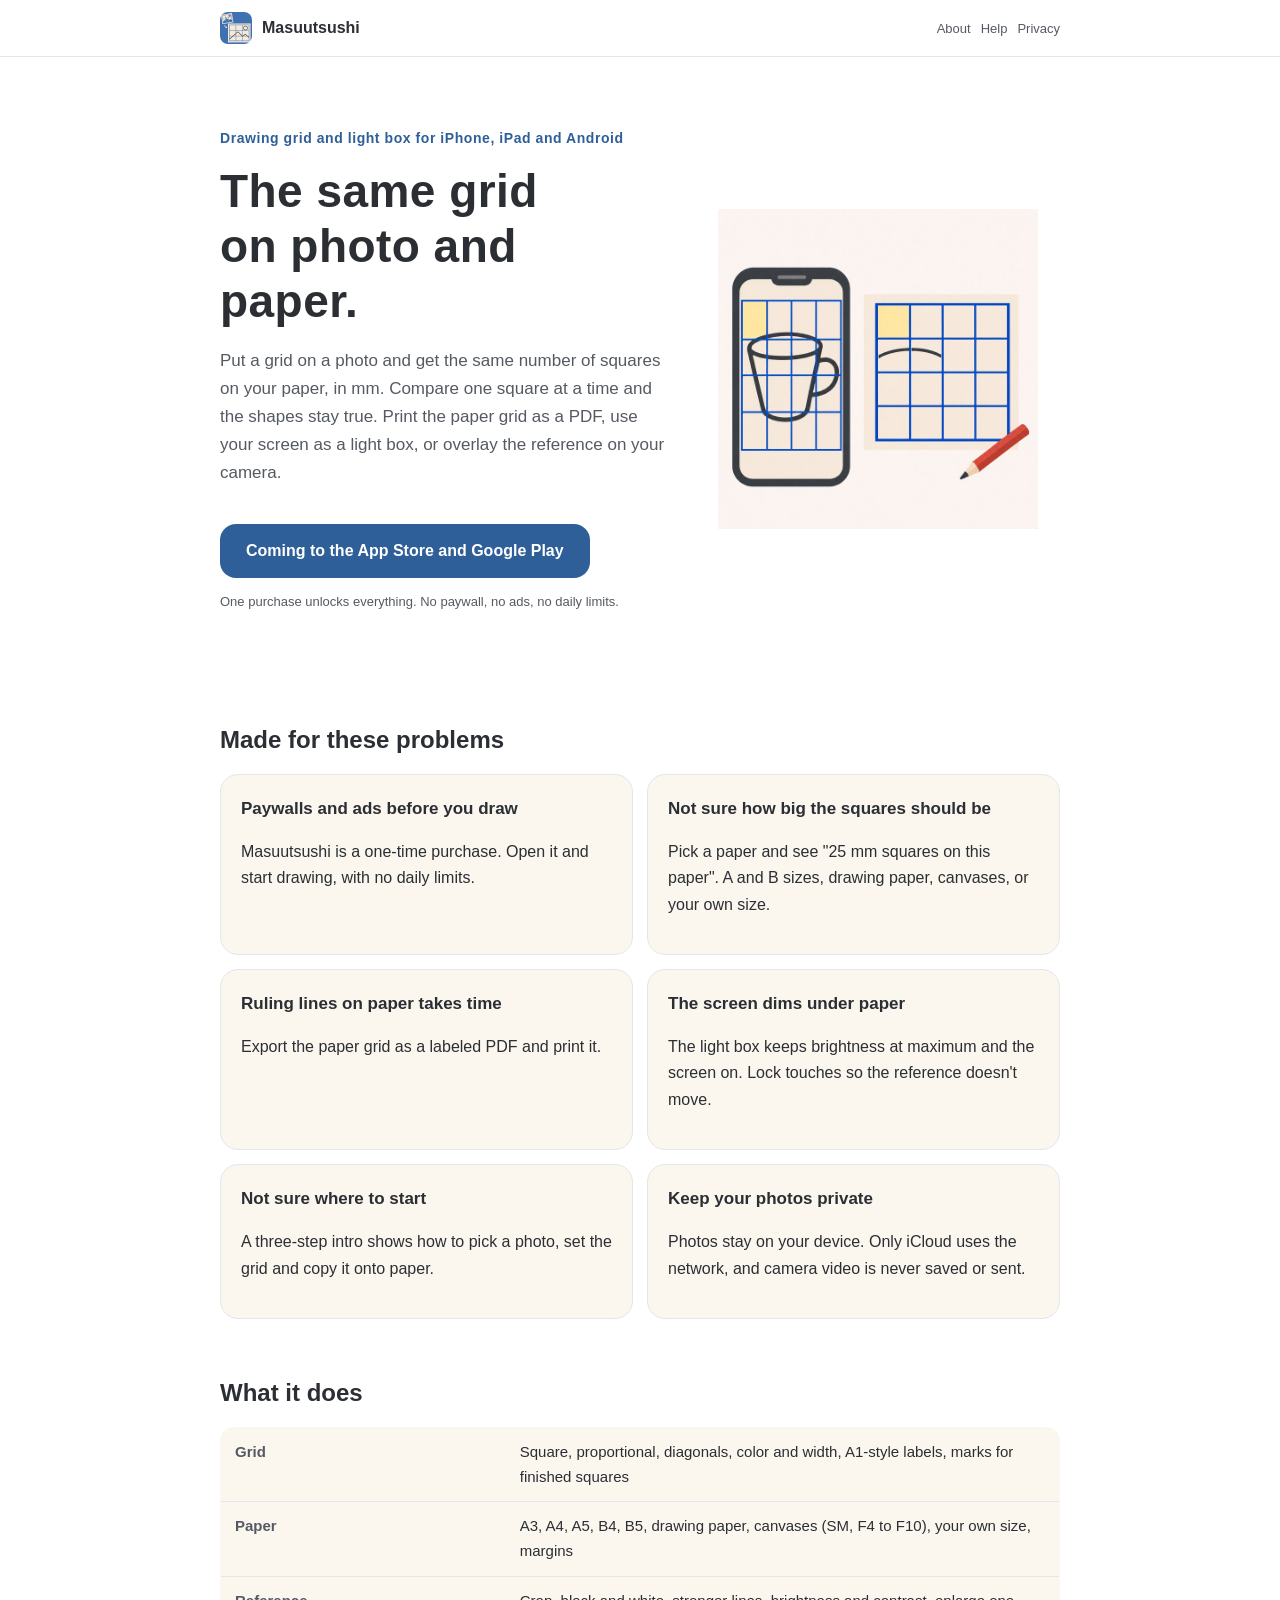
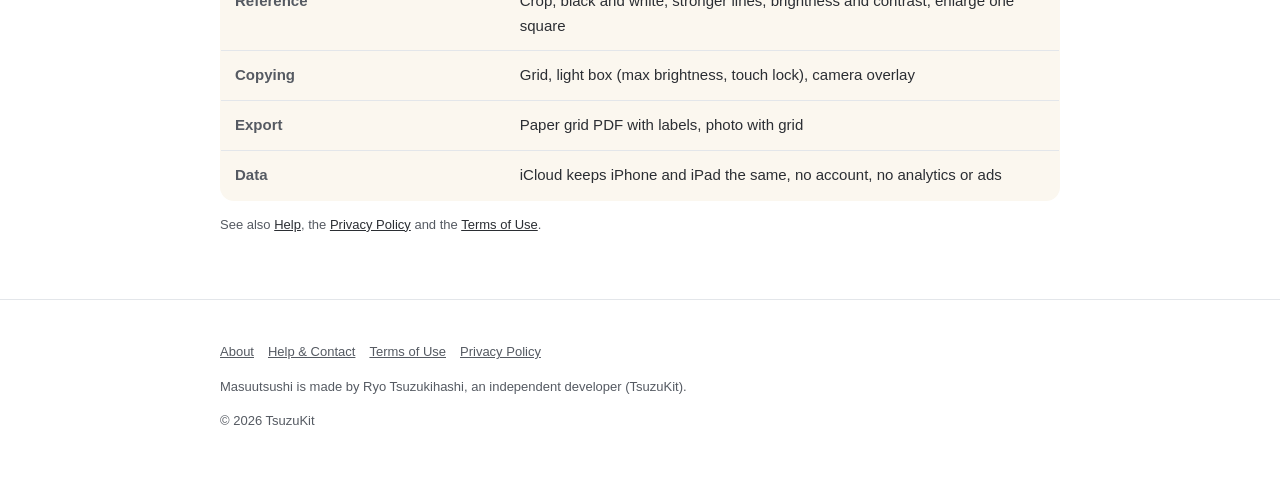
<file: index.html>
<!DOCTYPE html>
<html lang="ja" data-title-ja="ますうつし｜写真と紙に同じマス目で模写する" data-title-en="Masuutsushi | The same grid on your photo and your paper">
<head>
<meta charset="UTF-8">
<meta name="viewport" content="width=device-width, initial-scale=1">
<script>(function(){var l=navigator.languages&&navigator.languages.length?navigator.languages:[navigator.language||"ja"],p="en";for(var i=0;i<l.length;i++){var c=String(l[i]).toLowerCase();if(c.indexOf("ja")===0){p="ja";break}if(c.indexOf("en")===0){p="en";break}}var d=document.documentElement;d.lang=p;var t=d.getAttribute("data-title-"+p);if(t){document.title=t}})();</script>
<title>ますうつし｜写真と紙に同じマス目で模写する</title>
<meta name="description" content="写真にマス目を引き、紙にも同じ数のマス目を mm で出して、1マスずつ描き写す道具。印刷用のマス目の PDF・トレース台・カメラに下絵を重ねる写し方も。広告と課金の画面のない買い切り。 / Put a grid on a photo and get the same grid on your paper in mm, then copy one square at a time. Printable grid PDF, light box and camera overlay. No ads, no paywall, one purchase.">
<meta property="og:title" content="ますうつし｜写真と紙に同じマス目で模写する">
<meta property="og:description" content="写真にマス目を引き、紙にも同じ数のマス目を mm で出して、1マスずつ描き写す道具。印刷用のマス目の PDF・トレース台・カメラに下絵を重ねる写し方も。広告と課金の画面のない買い切り。">
<meta property="og:type" content="website">
<meta property="og:url" content="https://masuutsushi.tsuzukit.com/">
<meta property="og:image" content="https://masuutsushi.tsuzukit.com/assets/og.jpg">
<link rel="icon" href="assets/icon.png">
<link rel="apple-touch-icon" href="assets/icon.png">
<link rel="stylesheet" href="style.css">
</head>
<body>
<div data-l="ja" lang="ja">
<header class="site"><div class="wrap">
<a class="brand" href="./"><img src="assets/icon.png" alt="" width="32" height="32">ますうつし</a>
<nav class="site"><a href="./">紹介</a><a href="support.html">使い方</a><a href="privacy.html">プライバシー</a></nav>
</div></header>
<main class="wrap">
<section class="hero">
<div>
<p class="eyebrow">iPhone・iPad・Android の模写グリッドとトレース台</p>
<h1>写真と紙に、<br>同じマス目を。</h1>
<p class="lead">写真にマス目を引き、紙にも同じ数のマス目を mm で出します。1マスずつ見比べて描けば、形がくずれません。印刷用のマス目の PDF、画面をトレース台にする写し方、カメラに下絵を重ねる写し方もあります。</p>
<a class="cta" href="#store" id="store">App Store・Google Play で配信予定</a>
<p class="note">買い切りで全部の機能が使えます。課金の画面・広告・回数の制限はありません。</p>
</div>
<img src="assets/hero.jpg" alt="写真と紙に同じマス目を引いて描き写すイラスト" width="360">
</section>

<h2>こんな困りごとのために</h2>
<div class="grid two">
<div class="card"><h3>描く前に課金や広告が出る</h3><p>ますうつしは買い切りです。開いてすぐ描けます。1日の回数の制限もありません。</p></div>
<div class="card"><h3>紙のマス目の大きさが分からない</h3><p>紙を選ぶと「この紙なら 1マス 25mm」と出します。A 判・B 判・画用紙・キャンバスの号、自分の紙の大きさにも合わせられます。</p></div>
<div class="card"><h3>紙に線を引くのが手間</h3><p>紙のマス目を番号つきの PDF で書き出して、そのまま印刷できます。</p></div>
<div class="card"><h3>トレース台にすると画面が暗くなる</h3><p>トレース台のあいだは明るさを最大にし、自動で消えないようにします。画面を固定すれば、紙が触れても下絵が動きません。</p></div>
<div class="card"><h3>何をすればいいか分からない</h3><p>はじめに3枚の案内で、写真を選ぶ・マス目・紙に写す、の流れを見せます。</p></div>
<div class="card"><h3>写真を外に出したくない</h3><p>写真は端末の中に置きます。通信は iCloud だけで、カメラの映像は保存も送信もしません。</p></div>
</div>

<h2>できること</h2>
<table>
<tr><th>マス目</th><td>四角・比例・対角線・色と太さ・A1 の番号・描き終えたマスの印</td></tr>
<tr><th>紙</th><td>A3・A4・A5・B4・B5・画用紙（八つ切・四つ切）・キャンバス（SM・F4〜F10）・自分の紙・余白</td></tr>
<tr><th>下絵</th><td>切り取り・白黒・線を強める・明るさとコントラスト・1マスを大きく</td></tr>
<tr><th>写し方</th><td>マス目を見ながら・トレース台（明るさ最大・画面を固定）・カメラに重ねる</td></tr>
<tr><th>書き出し</th><td>紙のマス目の PDF（番号つき）・マス目つきの写真</td></tr>
<tr><th>データ</th><td>iCloud で iPhone と iPad をそろえる・アカウントなし・解析と広告なし</td></tr>
</table>
<p class="note"><a href="support.html">使い方</a>・<a href="privacy.html">プライバシーポリシー</a>・<a href="terms.html">利用規約</a>もご覧ください。</p>
</main>
<footer class="site"><div class="wrap">
<p><a href="./">紹介</a><a href="support.html">使い方とお問い合わせ</a><a href="terms.html">利用規約</a><a href="privacy.html">プライバシーポリシー</a></p>
<p>ますうつしは、個人開発者の續橋涼（TsuzuKit）が作っているアプリです。</p>
<p>© 2026 TsuzuKit</p>
</div></footer>
</div>
<div data-l="en" lang="en">
<header class="site"><div class="wrap">
<a class="brand" href="./"><img src="assets/icon.png" alt="" width="32" height="32">Masuutsushi</a>
<nav class="site"><a href="./">About</a><a href="support.html">Help</a><a href="privacy.html">Privacy</a></nav>
</div></header>
<main class="wrap">
<section class="hero">
<div>
<p class="eyebrow">Drawing grid and light box for iPhone, iPad and Android</p>
<h1>The same grid<br>on photo and paper.</h1>
<p class="lead">Put a grid on a photo and get the same number of squares on your paper, in mm. Compare one square at a time and the shapes stay true. Print the paper grid as a PDF, use your screen as a light box, or overlay the reference on your camera.</p>
<a class="cta" href="#store" id="store">Coming to the App Store and Google Play</a>
<p class="note">One purchase unlocks everything. No paywall, no ads, no daily limits.</p>
</div>
<img src="assets/hero.jpg" alt="Illustration of the same grid on a photo and on paper" width="360">
</section>

<h2>Made for these problems</h2>
<div class="grid two">
<div class="card"><h3>Paywalls and ads before you draw</h3><p>Masuutsushi is a one-time purchase. Open it and start drawing, with no daily limits.</p></div>
<div class="card"><h3>Not sure how big the squares should be</h3><p>Pick a paper and see "25 mm squares on this paper". A and B sizes, drawing paper, canvases, or your own size.</p></div>
<div class="card"><h3>Ruling lines on paper takes time</h3><p>Export the paper grid as a labeled PDF and print it.</p></div>
<div class="card"><h3>The screen dims under paper</h3><p>The light box keeps brightness at maximum and the screen on. Lock touches so the reference doesn't move.</p></div>
<div class="card"><h3>Not sure where to start</h3><p>A three-step intro shows how to pick a photo, set the grid and copy it onto paper.</p></div>
<div class="card"><h3>Keep your photos private</h3><p>Photos stay on your device. Only iCloud uses the network, and camera video is never saved or sent.</p></div>
</div>

<h2>What it does</h2>
<table>
<tr><th>Grid</th><td>Square, proportional, diagonals, color and width, A1-style labels, marks for finished squares</td></tr>
<tr><th>Paper</th><td>A3, A4, A5, B4, B5, drawing paper, canvases (SM, F4 to F10), your own size, margins</td></tr>
<tr><th>Reference</th><td>Crop, black and white, stronger lines, brightness and contrast, enlarge one square</td></tr>
<tr><th>Copying</th><td>Grid, light box (max brightness, touch lock), camera overlay</td></tr>
<tr><th>Export</th><td>Paper grid PDF with labels, photo with grid</td></tr>
<tr><th>Data</th><td>iCloud keeps iPhone and iPad the same, no account, no analytics or ads</td></tr>
</table>
<p class="note">See also <a href="support.html">Help</a>, the <a href="privacy.html">Privacy Policy</a> and the <a href="terms.html">Terms of Use</a>.</p>
</main>
<footer class="site"><div class="wrap">
<p><a href="./">About</a><a href="support.html">Help & Contact</a><a href="terms.html">Terms of Use</a><a href="privacy.html">Privacy Policy</a></p>
<p>Masuutsushi is made by Ryo Tsuzukihashi, an independent developer (TsuzuKit).</p>
<p>© 2026 TsuzuKit</p>
</div></footer>
</div>
</body>
</html>
</file>
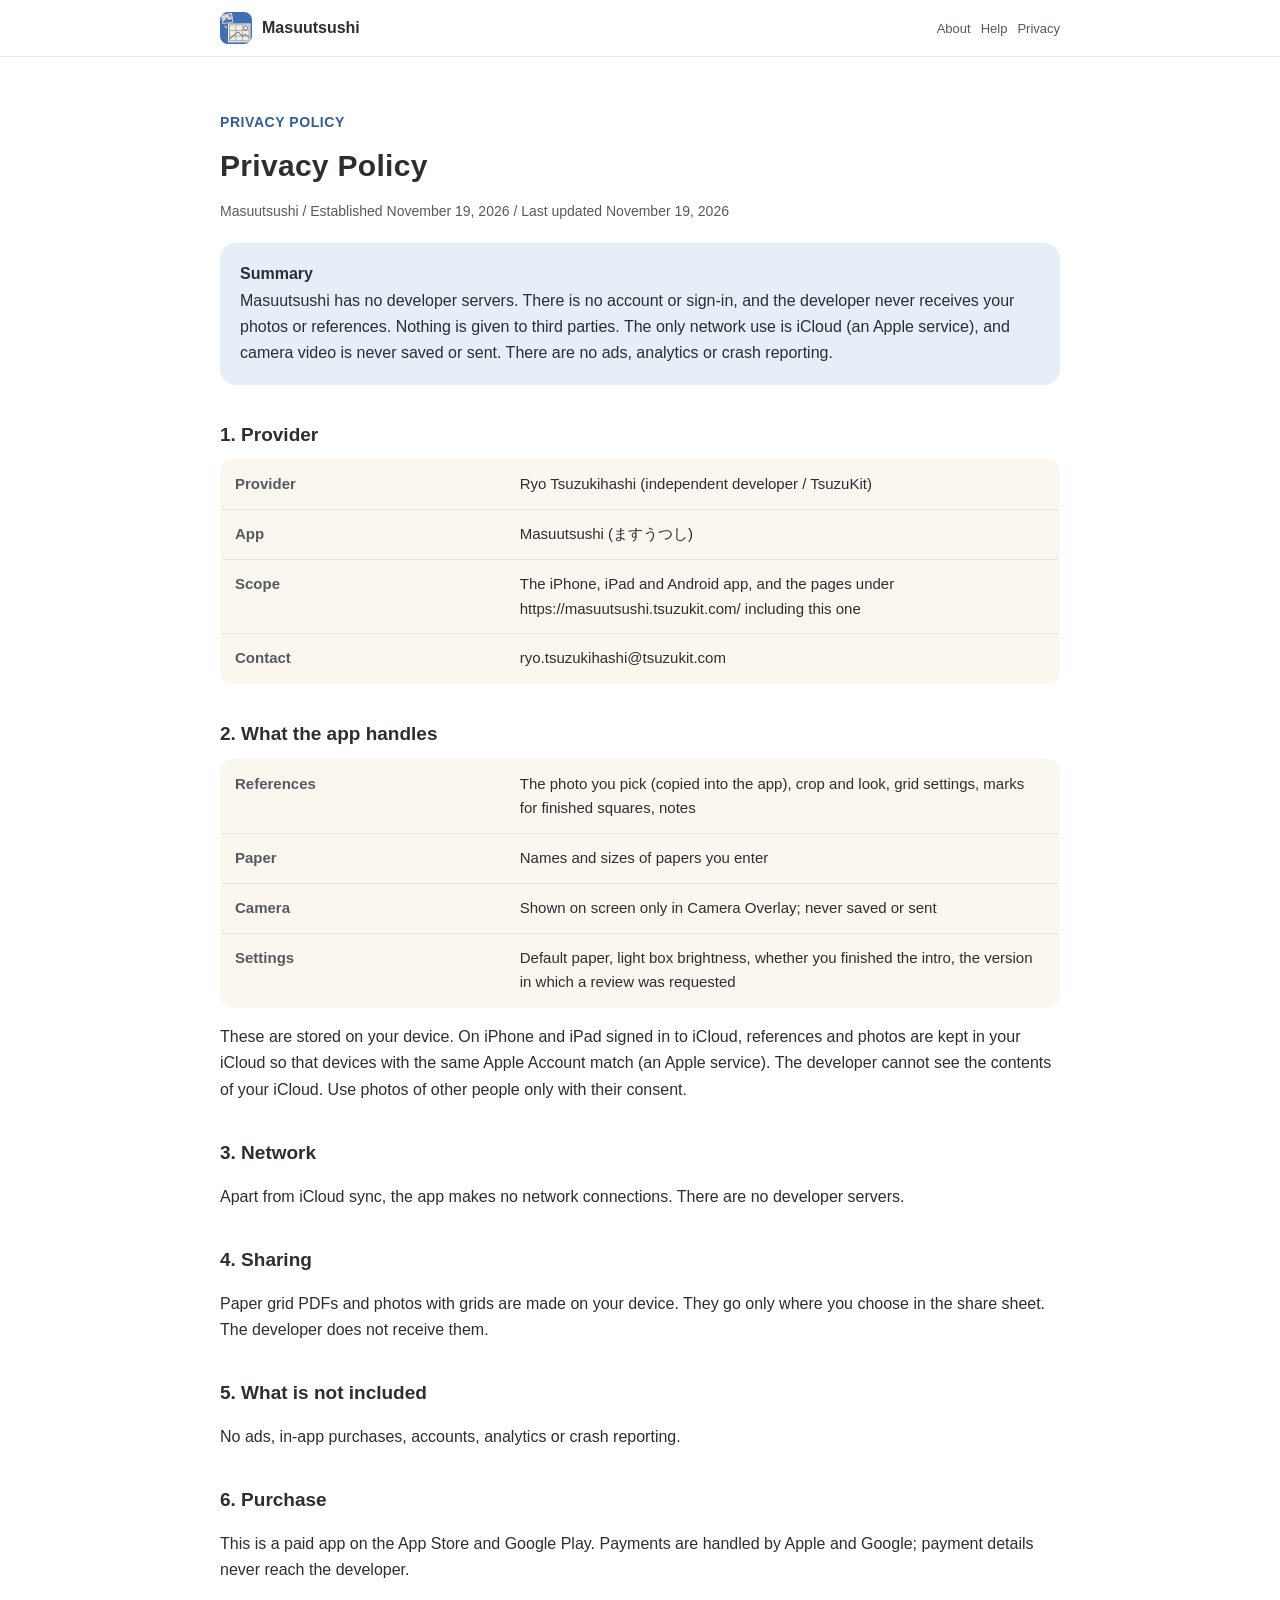
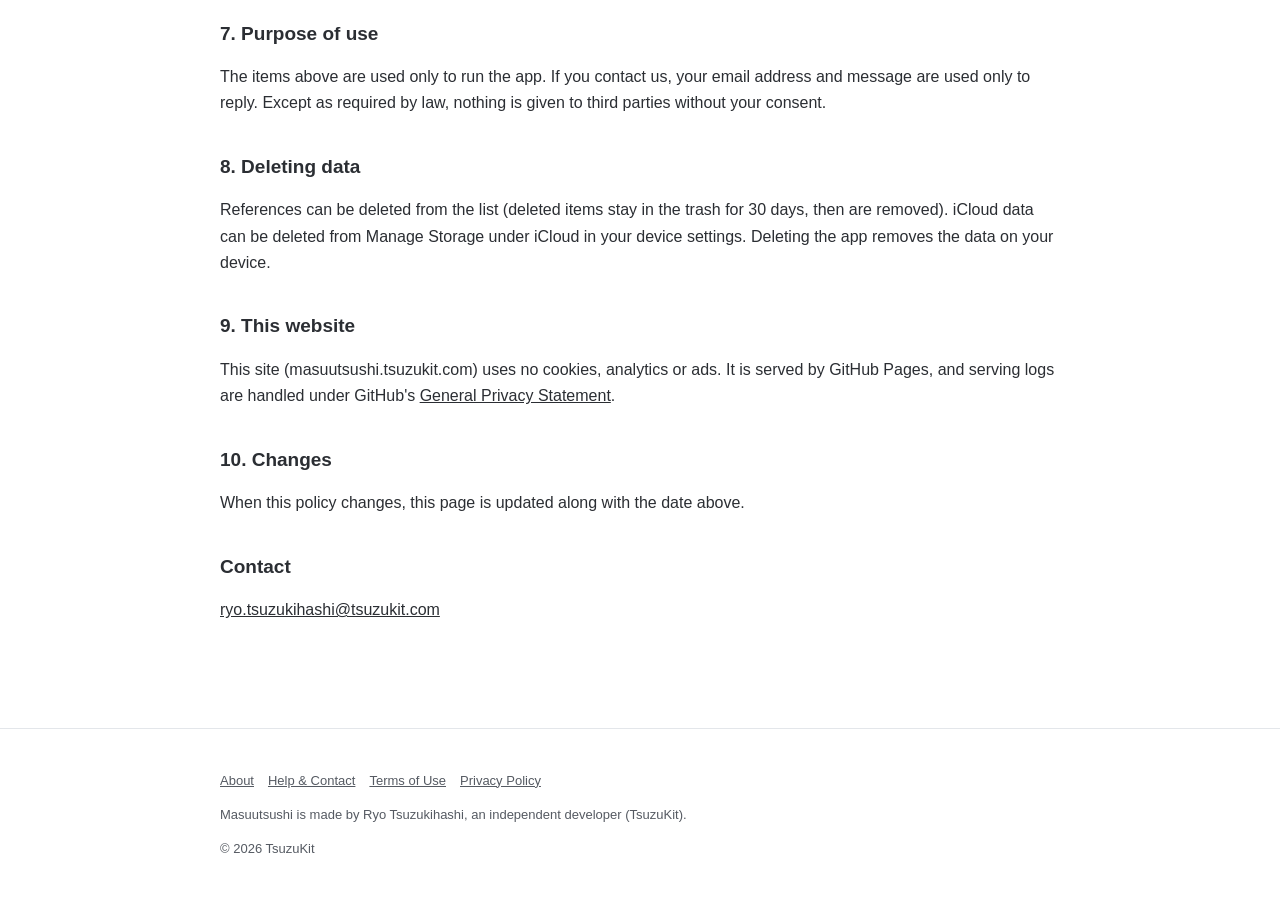
<file: privacy.html>
<!DOCTYPE html>
<html lang="ja" data-title-ja="プライバシーポリシー - ますうつし" data-title-en="Privacy Policy - Masuutsushi">
<head>
<meta charset="UTF-8">
<meta name="viewport" content="width=device-width, initial-scale=1">
<script>(function(){var l=navigator.languages&&navigator.languages.length?navigator.languages:[navigator.language||"ja"],p="en";for(var i=0;i<l.length;i++){var c=String(l[i]).toLowerCase();if(c.indexOf("ja")===0){p="ja";break}if(c.indexOf("en")===0){p="en";break}}var d=document.documentElement;d.lang=p;var t=d.getAttribute("data-title-"+p);if(t){document.title=t}})();</script>
<title>プライバシーポリシー - ますうつし</title>
<meta name="description" content="ますうつしのプライバシーポリシー。開発者は個人情報を集めません。通信は iCloud だけで、カメラの映像は保存も送信もしません。 / Privacy Policy for Masuutsushi. The developer collects no personal information. The only network use is iCloud; camera video is never saved or sent.">
<meta property="og:title" content="プライバシーポリシー - ますうつし">
<meta property="og:description" content="ますうつしのプライバシーポリシー。開発者は個人情報を集めません。通信は iCloud だけで、カメラの映像は保存も送信もしません。">
<meta property="og:type" content="website">
<meta property="og:url" content="https://masuutsushi.tsuzukit.com/privacy.html">
<meta property="og:image" content="https://masuutsushi.tsuzukit.com/assets/og.jpg">
<link rel="icon" href="assets/icon.png">
<link rel="apple-touch-icon" href="assets/icon.png">
<link rel="stylesheet" href="style.css">
</head>
<body>
<div data-l="ja" lang="ja">
<header class="site"><div class="wrap">
<a class="brand" href="./"><img src="assets/icon.png" alt="" width="32" height="32">ますうつし</a>
<nav class="site"><a href="./">紹介</a><a href="support.html">使い方</a><a href="privacy.html">プライバシー</a></nav>
</div></header>
<main class="wrap">
<article class="doc">
<p class="eyebrow">PRIVACY POLICY</p>
<h1>プライバシーポリシー</h1>
<p class="meta">ますうつし／制定日 2026年11月19日／改定日 2026年11月19日</p>
<div class="summary"><strong>このポリシーの要旨</strong><br>ますうつしは、開発者のサーバーを持たないアプリです。アカウント登録やログインはなく、開発者があなたの写真や下絵の記録を受け取ることはありません。第三者に渡すこともありません。通信は iCloud（Apple のサービス）だけで、カメラの映像は保存も送信もしません。広告、分析ツール、クラッシュを報告する仕組みは入れていません。</div>
<h2>1. 提供者</h2>
<table>
<tr><th>提供者</th><td>續橋涼（個人開発者 / TsuzuKit）</td></tr>
<tr><th>アプリ名</th><td>ますうつし（英語名 Masuutsushi）</td></tr>
<tr><th>対象</th><td>iPhone・iPad・Android 向けアプリと、このページを含む https://masuutsushi.tsuzukit.com/ 配下のページ</td></tr>
<tr><th>連絡先</th><td>ryo.tsuzukihashi@tsuzukit.com</td></tr>
</table>
<h2>2. アプリが扱うもの</h2>
<table>
<tr><th>下絵</th><td>あなたが選んだ写真（アプリの中に写して持ちます）・切り取りと見え方・マス目の設定・描き終えたマスの印・メモ</td></tr>
<tr><th>紙</th><td>自分で入れた紙の名前と大きさ</td></tr>
<tr><th>カメラ</th><td>「カメラに重ねる」のときだけ映像を画面に出します。保存も送信もしません</td></tr>
<tr><th>アプリの設定</th><td>既定の紙・トレース台の明るさ・案内を終えたかどうか・レビューのお願いを出した版</td></tr>
</table>
<p>これらは端末の中に保存します。iCloud に入っている iPhone・iPad では、下絵と写真をあなたの iCloud に置き、同じ Apple アカウントの端末でそろえます（Apple のサービス）。開発者は、あなたの iCloud の中身を見ることはできません。人の写る写真を使うときは、その人の了解のうえでお使いください。</p>
<h2>3. 通信</h2>
<p>iCloud との同期のほかに、通信はしません。開発者のサーバーはありません。</p>
<h2>4. 書き出し</h2>
<p>紙のマス目の PDF とマス目つきの写真は端末の中で作ります。送り先は、あなたが共有の画面で選んだアプリやサービスです。開発者には届きません。</p>
<h2>5. 入れていないもの</h2>
<p>広告・アプリ内課金・アカウント登録・分析ツール・クラッシュの報告は入れていません。</p>
<h2>6. 購入</h2>
<p>本アプリは App Store と Google Play の有料アプリです。お支払いは Apple・Google が処理し、支払いの情報は開発者には届きません。</p>
<h2>7. 情報を使う目的</h2>
<p>上のものは、アプリを動かすためだけに使います。お問い合わせをいただいたときは、メールアドレスと内容をお返事のためだけに使います。法令にもとづく場合を除き、本人の同意なく第三者に渡すことはありません。</p>
<h2>8. 消したいとき</h2>
<p>下絵は一覧から消せます（消したものはゴミ箱に30日残り、そのあと消えます）。iCloud の記録は、端末の設定の iCloud の「ストレージを管理」から消せます。アプリを消すと、端末の中のデータは消えます。</p>
<h2>9. このウェブサイトについて</h2>
<p>このサイト（masuutsushi.tsuzukit.com）は、Cookie も、アクセスを計測する仕組みも、広告も使っていません。サイトは GitHub Pages で配信しており、配信の記録は GitHub の <a href="https://docs.github.com/ja/site-policy/privacy-policies/github-general-privacy-statement">プライバシーについての声明</a> に沿って扱われます。</p>
<h2>10. 改定</h2>
<p>このポリシーを変えるときは、このページを書きかえ、上の改定日を新しくします。</p>
<h2>お問い合わせ</h2>
<p><a href="mailto:ryo.tsuzukihashi@tsuzukit.com">ryo.tsuzukihashi@tsuzukit.com</a></p>
</article>
</main>
<footer class="site"><div class="wrap">
<p><a href="./">紹介</a><a href="support.html">使い方とお問い合わせ</a><a href="terms.html">利用規約</a><a href="privacy.html">プライバシーポリシー</a></p>
<p>ますうつしは、個人開発者の續橋涼（TsuzuKit）が作っているアプリです。</p>
<p>© 2026 TsuzuKit</p>
</div></footer>
</div>
<div data-l="en" lang="en">
<header class="site"><div class="wrap">
<a class="brand" href="./"><img src="assets/icon.png" alt="" width="32" height="32">Masuutsushi</a>
<nav class="site"><a href="./">About</a><a href="support.html">Help</a><a href="privacy.html">Privacy</a></nav>
</div></header>
<main class="wrap">
<article class="doc">
<p class="eyebrow">PRIVACY POLICY</p>
<h1>Privacy Policy</h1>
<p class="meta">Masuutsushi / Established November 19, 2026 / Last updated November 19, 2026</p>
<div class="summary"><strong>Summary</strong><br>Masuutsushi has no developer servers. There is no account or sign-in, and the developer never receives your photos or references. Nothing is given to third parties. The only network use is iCloud (an Apple service), and camera video is never saved or sent. There are no ads, analytics or crash reporting.</div>
<h2>1. Provider</h2>
<table>
<tr><th>Provider</th><td>Ryo Tsuzukihashi (independent developer / TsuzuKit)</td></tr>
<tr><th>App</th><td>Masuutsushi (ますうつし)</td></tr>
<tr><th>Scope</th><td>The iPhone, iPad and Android app, and the pages under https://masuutsushi.tsuzukit.com/ including this one</td></tr>
<tr><th>Contact</th><td>ryo.tsuzukihashi@tsuzukit.com</td></tr>
</table>
<h2>2. What the app handles</h2>
<table>
<tr><th>References</th><td>The photo you pick (copied into the app), crop and look, grid settings, marks for finished squares, notes</td></tr>
<tr><th>Paper</th><td>Names and sizes of papers you enter</td></tr>
<tr><th>Camera</th><td>Shown on screen only in Camera Overlay; never saved or sent</td></tr>
<tr><th>Settings</th><td>Default paper, light box brightness, whether you finished the intro, the version in which a review was requested</td></tr>
</table>
<p>These are stored on your device. On iPhone and iPad signed in to iCloud, references and photos are kept in your iCloud so that devices with the same Apple Account match (an Apple service). The developer cannot see the contents of your iCloud. Use photos of other people only with their consent.</p>
<h2>3. Network</h2>
<p>Apart from iCloud sync, the app makes no network connections. There are no developer servers.</p>
<h2>4. Sharing</h2>
<p>Paper grid PDFs and photos with grids are made on your device. They go only where you choose in the share sheet. The developer does not receive them.</p>
<h2>5. What is not included</h2>
<p>No ads, in-app purchases, accounts, analytics or crash reporting.</p>
<h2>6. Purchase</h2>
<p>This is a paid app on the App Store and Google Play. Payments are handled by Apple and Google; payment details never reach the developer.</p>
<h2>7. Purpose of use</h2>
<p>The items above are used only to run the app. If you contact us, your email address and message are used only to reply. Except as required by law, nothing is given to third parties without your consent.</p>
<h2>8. Deleting data</h2>
<p>References can be deleted from the list (deleted items stay in the trash for 30 days, then are removed). iCloud data can be deleted from Manage Storage under iCloud in your device settings. Deleting the app removes the data on your device.</p>
<h2>9. This website</h2>
<p>This site (masuutsushi.tsuzukit.com) uses no cookies, analytics or ads. It is served by GitHub Pages, and serving logs are handled under GitHub's <a href="https://docs.github.com/en/site-policy/privacy-policies/github-general-privacy-statement">General Privacy Statement</a>.</p>
<h2>10. Changes</h2>
<p>When this policy changes, this page is updated along with the date above.</p>
<h2>Contact</h2>
<p><a href="mailto:ryo.tsuzukihashi@tsuzukit.com">ryo.tsuzukihashi@tsuzukit.com</a></p>
</article>
</main>
<footer class="site"><div class="wrap">
<p><a href="./">About</a><a href="support.html">Help & Contact</a><a href="terms.html">Terms of Use</a><a href="privacy.html">Privacy Policy</a></p>
<p>Masuutsushi is made by Ryo Tsuzukihashi, an independent developer (TsuzuKit).</p>
<p>© 2026 TsuzuKit</p>
</div></footer>
</div>
</body>
</html>
</file>
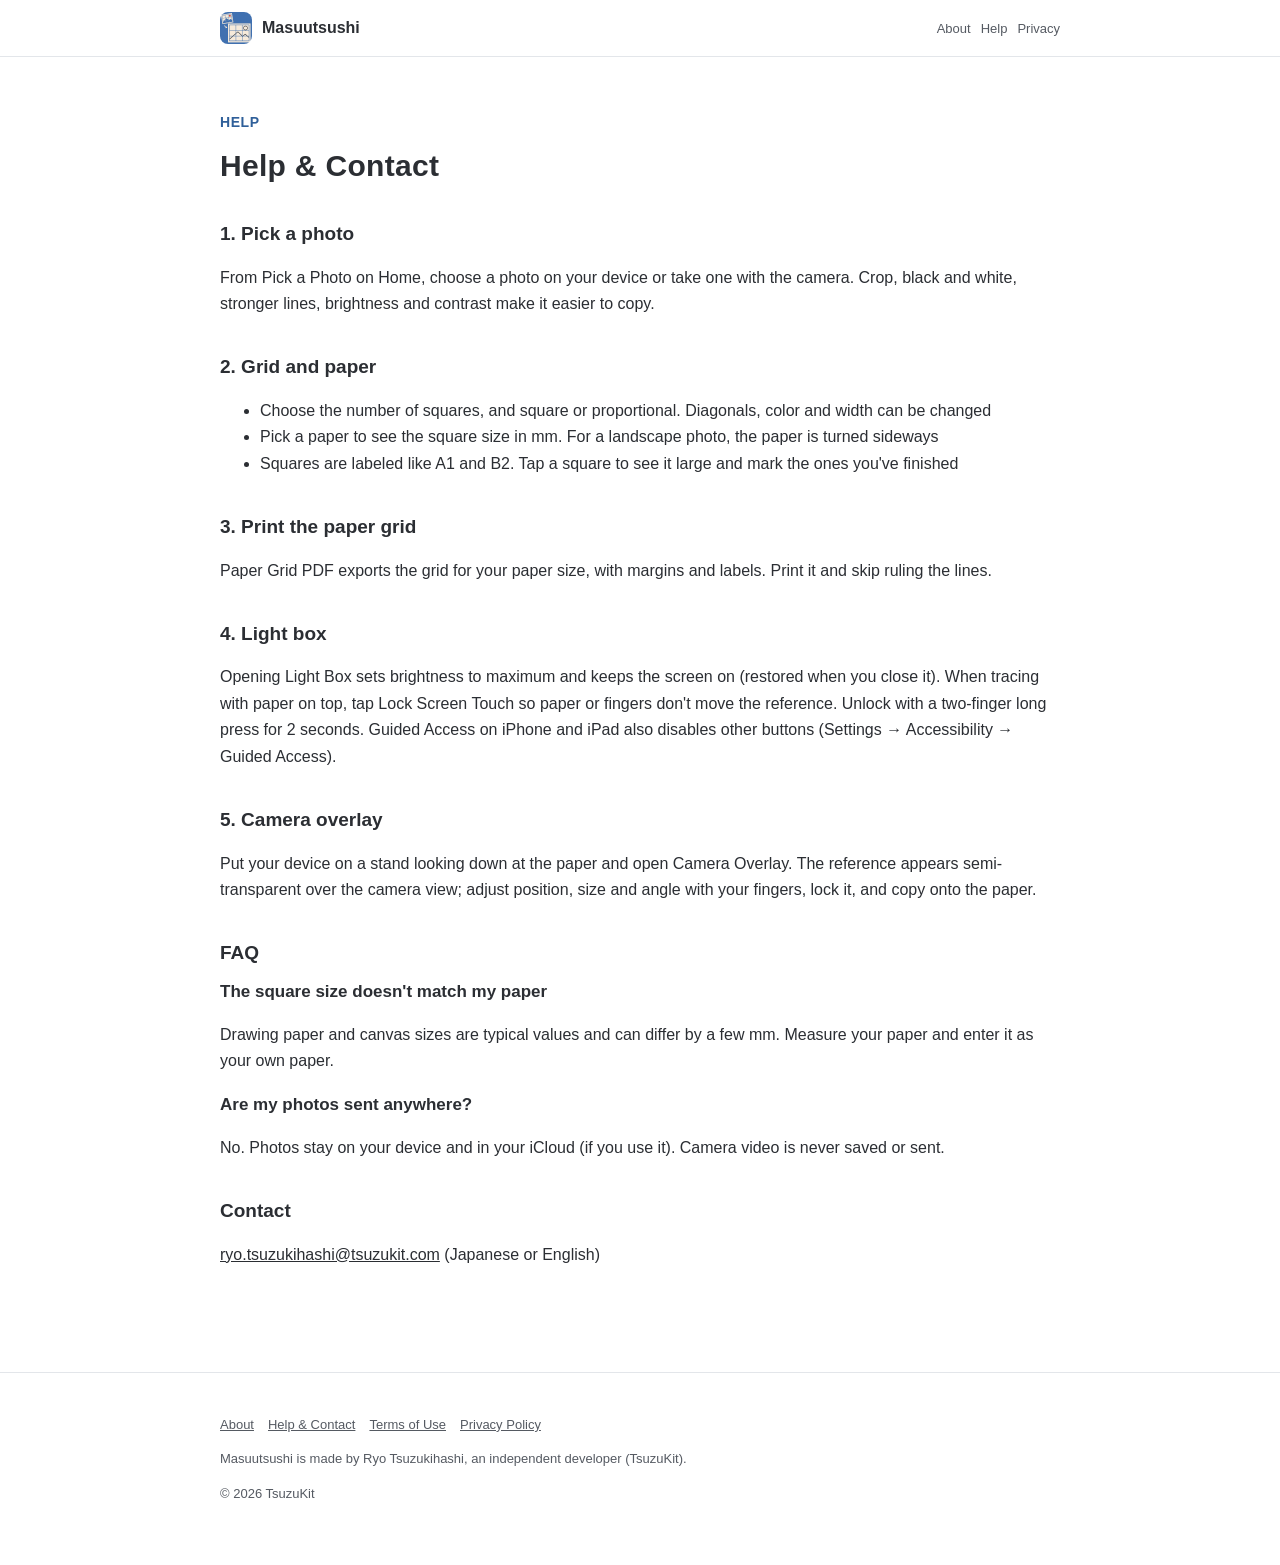
<file: support.html>
<!DOCTYPE html>
<html lang="ja" data-title-ja="使い方とお問い合わせ - ますうつし" data-title-en="Help &amp; Contact - Masuutsushi">
<head>
<meta charset="UTF-8">
<meta name="viewport" content="width=device-width, initial-scale=1">
<script>(function(){var l=navigator.languages&&navigator.languages.length?navigator.languages:[navigator.language||"ja"],p="en";for(var i=0;i<l.length;i++){var c=String(l[i]).toLowerCase();if(c.indexOf("ja")===0){p="ja";break}if(c.indexOf("en")===0){p="en";break}}var d=document.documentElement;d.lang=p;var t=d.getAttribute("data-title-"+p);if(t){document.title=t}})();</script>
<title>使い方とお問い合わせ - ますうつし</title>
<meta name="description" content="ますうつしの使い方（写真を選ぶ・マス目と紙・紙のマス目の PDF・トレース台・カメラに重ねる）とよくあるご質問、お問い合わせ。 / How to use Masuutsushi (picking a photo, grid and paper, paper grid PDF, light box, camera overlay), FAQ and contact.">
<meta property="og:title" content="使い方とお問い合わせ - ますうつし">
<meta property="og:description" content="ますうつしの使い方（写真を選ぶ・マス目と紙・紙のマス目の PDF・トレース台・カメラに重ねる）とよくあるご質問、お問い合わせ。">
<meta property="og:type" content="website">
<meta property="og:url" content="https://masuutsushi.tsuzukit.com/support.html">
<meta property="og:image" content="https://masuutsushi.tsuzukit.com/assets/og.jpg">
<link rel="icon" href="assets/icon.png">
<link rel="apple-touch-icon" href="assets/icon.png">
<link rel="stylesheet" href="style.css">
</head>
<body>
<div data-l="ja" lang="ja">
<header class="site"><div class="wrap">
<a class="brand" href="./"><img src="assets/icon.png" alt="" width="32" height="32">ますうつし</a>
<nav class="site"><a href="./">紹介</a><a href="support.html">使い方</a><a href="privacy.html">プライバシー</a></nav>
</div></header>
<main class="wrap">
<article class="doc">
<p class="eyebrow">HELP</p>
<h1>使い方とお問い合わせ</h1>
<h2>1. 写真を選ぶ</h2>
<p>ホームの［写真を選ぶ］から、端末の写真か、カメラで撮った写真を選びます。切り取り・白黒・線を強める・明るさとコントラストで、描き写しやすくできます。</p>
<h2>2. マス目と紙</h2>
<ul>
<li>マス目の数と、四角か比例かを選びます。対角線・色・太さも変えられます</li>
<li>紙を選ぶと、紙のマス目の大きさ（mm）が出ます。横長の写真なら、紙を横にして数えます</li>
<li>マスには A1・B2 のような番号が付きます。1マスを押すと大きく見られ、描き終えたマスに印を付けられます</li>
</ul>
<h2>3. 紙のマス目を印刷する</h2>
<p>［紙のマス目の PDF］で、選んだ紙の大きさ・余白・番号つきのマス目を書き出します。そのまま印刷すれば、紙に線を引かなくて済みます。</p>
<h2>4. トレース台</h2>
<p>［トレース台］を開くと、画面の明るさが最大になり、自動で消えなくなります（閉じると元に戻ります）。紙を重ねてなぞるときは［画面を固定］を押すと、紙や指が触れても下絵が動きません。外すときは2本指で2秒長押しします。iPhone・iPad の「アクセスガイド」を使うと、ほかのボタンも押せなくなります（設定 → アクセシビリティ → アクセスガイド）。</p>
<h2>5. カメラに重ねる</h2>
<p>端末を台に置いて紙を見下ろし、［カメラに重ねる］を開きます。カメラの映像に下絵が半透明で重なるので、指で位置・大きさ・向きを合わせて固定し、紙に写します。</p>
<h2>よくあるご質問</h2>
<h3>紙のマス目の大きさが紙に合いません</h3>
<p>画用紙とキャンバスの寸法は目安で、店や作り手で数 mm ちがうことがあります。紙の大きさを測って［自分の紙］に入れてください。</p>
<h3>写真はどこかに送られますか</h3>
<p>送られません。写真は端末の中と、あなたの iCloud（入っている場合）にだけ置きます。カメラの映像は保存も送信もしません。</p>
<h2>お問い合わせ</h2>
<p><a href="mailto:ryo.tsuzukihashi@tsuzukit.com">ryo.tsuzukihashi@tsuzukit.com</a>（日本語・英語）</p>
</article>
</main>
<footer class="site"><div class="wrap">
<p><a href="./">紹介</a><a href="support.html">使い方とお問い合わせ</a><a href="terms.html">利用規約</a><a href="privacy.html">プライバシーポリシー</a></p>
<p>ますうつしは、個人開発者の續橋涼（TsuzuKit）が作っているアプリです。</p>
<p>© 2026 TsuzuKit</p>
</div></footer>
</div>
<div data-l="en" lang="en">
<header class="site"><div class="wrap">
<a class="brand" href="./"><img src="assets/icon.png" alt="" width="32" height="32">Masuutsushi</a>
<nav class="site"><a href="./">About</a><a href="support.html">Help</a><a href="privacy.html">Privacy</a></nav>
</div></header>
<main class="wrap">
<article class="doc">
<p class="eyebrow">HELP</p>
<h1>Help &amp; Contact</h1>
<h2>1. Pick a photo</h2>
<p>From Pick a Photo on Home, choose a photo on your device or take one with the camera. Crop, black and white, stronger lines, brightness and contrast make it easier to copy.</p>
<h2>2. Grid and paper</h2>
<ul>
<li>Choose the number of squares, and square or proportional. Diagonals, color and width can be changed</li>
<li>Pick a paper to see the square size in mm. For a landscape photo, the paper is turned sideways</li>
<li>Squares are labeled like A1 and B2. Tap a square to see it large and mark the ones you've finished</li>
</ul>
<h2>3. Print the paper grid</h2>
<p>Paper Grid PDF exports the grid for your paper size, with margins and labels. Print it and skip ruling the lines.</p>
<h2>4. Light box</h2>
<p>Opening Light Box sets brightness to maximum and keeps the screen on (restored when you close it). When tracing with paper on top, tap Lock Screen Touch so paper or fingers don't move the reference. Unlock with a two-finger long press for 2 seconds. Guided Access on iPhone and iPad also disables other buttons (Settings → Accessibility → Guided Access).</p>
<h2>5. Camera overlay</h2>
<p>Put your device on a stand looking down at the paper and open Camera Overlay. The reference appears semi-transparent over the camera view; adjust position, size and angle with your fingers, lock it, and copy onto the paper.</p>
<h2>FAQ</h2>
<h3>The square size doesn't match my paper</h3>
<p>Drawing paper and canvas sizes are typical values and can differ by a few mm. Measure your paper and enter it as your own paper.</p>
<h3>Are my photos sent anywhere?</h3>
<p>No. Photos stay on your device and in your iCloud (if you use it). Camera video is never saved or sent.</p>
<h2>Contact</h2>
<p><a href="mailto:ryo.tsuzukihashi@tsuzukit.com">ryo.tsuzukihashi@tsuzukit.com</a> (Japanese or English)</p>
</article>
</main>
<footer class="site"><div class="wrap">
<p><a href="./">About</a><a href="support.html">Help & Contact</a><a href="terms.html">Terms of Use</a><a href="privacy.html">Privacy Policy</a></p>
<p>Masuutsushi is made by Ryo Tsuzukihashi, an independent developer (TsuzuKit).</p>
<p>© 2026 TsuzuKit</p>
</div></footer>
</div>
</body>
</html>
</file>
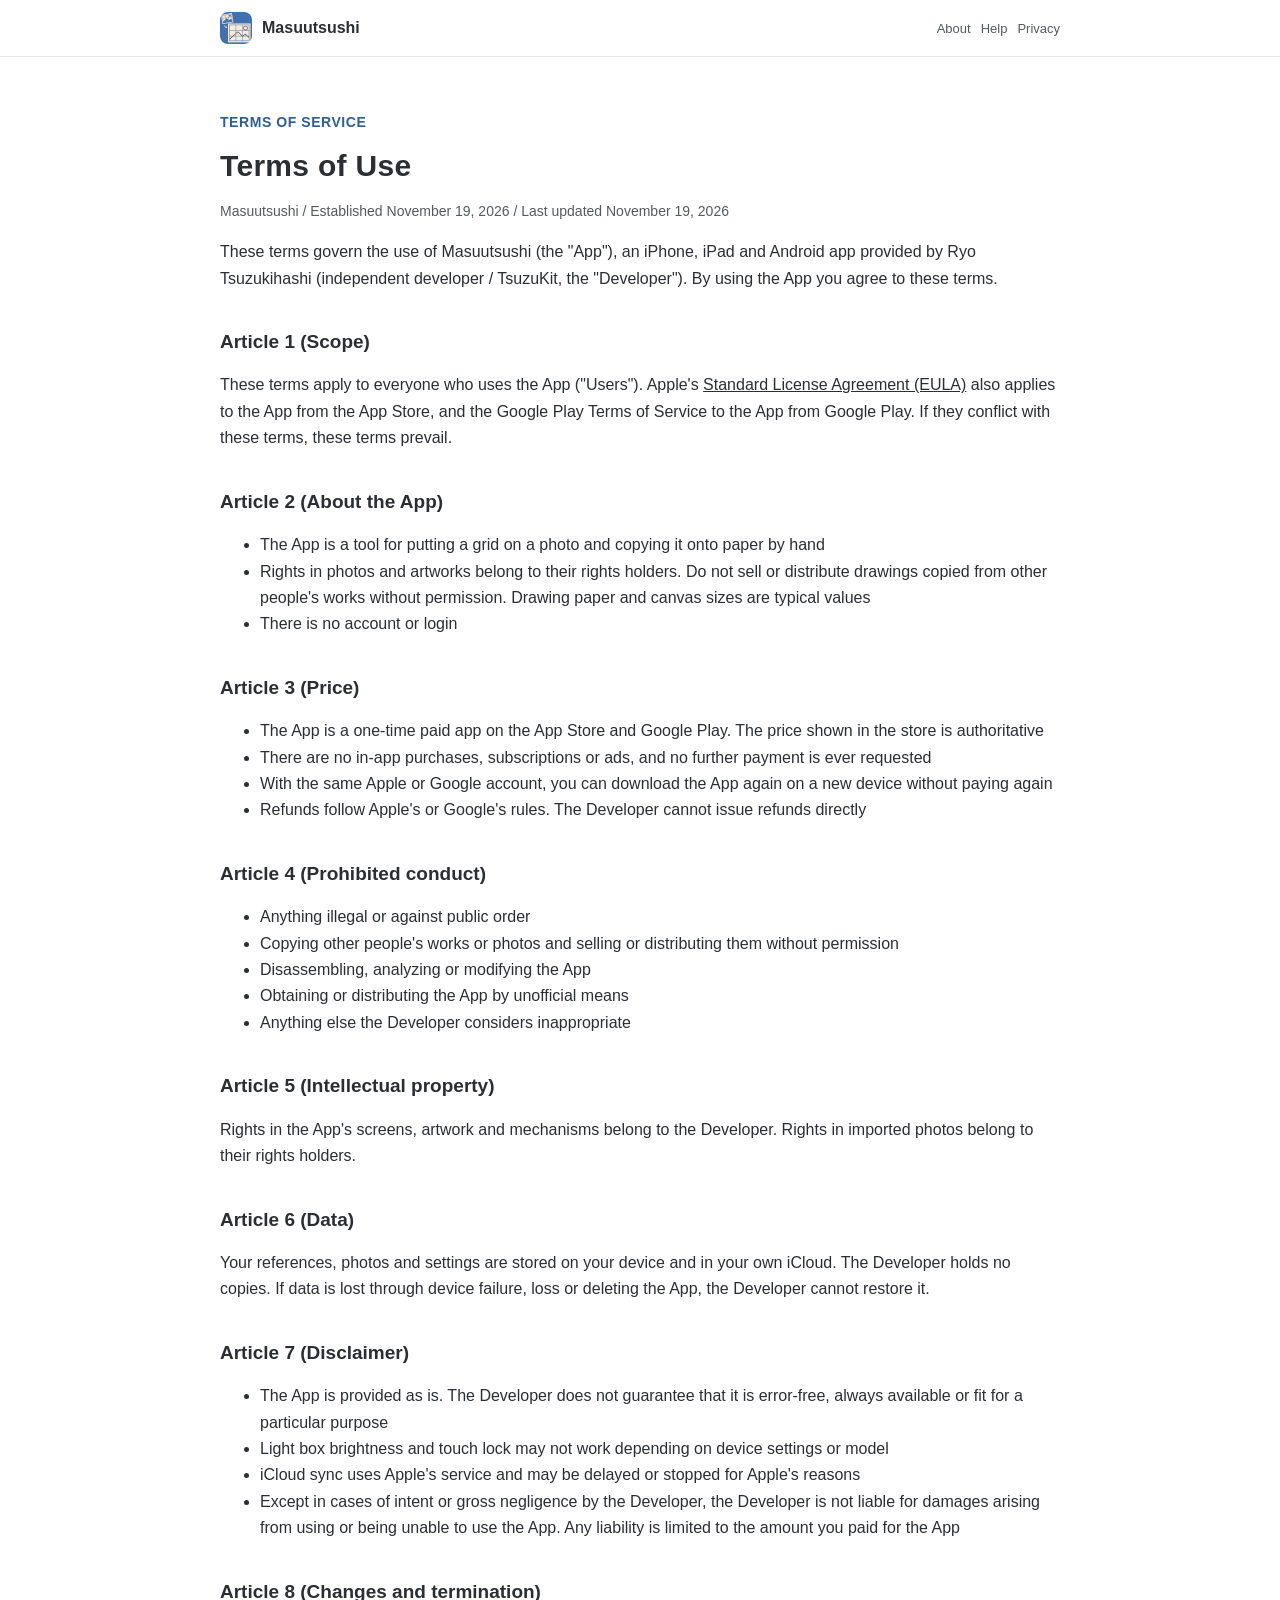
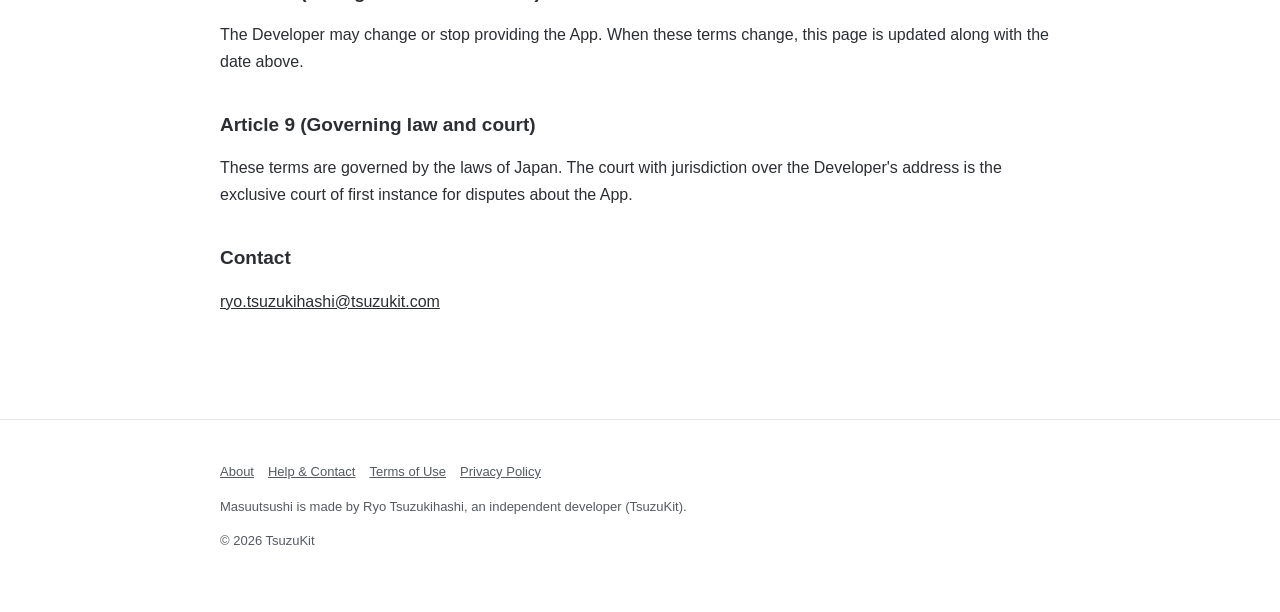
<file: terms.html>
<!DOCTYPE html>
<html lang="ja" data-title-ja="利用規約 - ますうつし" data-title-en="Terms of Use - Masuutsushi">
<head>
<meta charset="UTF-8">
<meta name="viewport" content="width=device-width, initial-scale=1">
<script>(function(){var l=navigator.languages&&navigator.languages.length?navigator.languages:[navigator.language||"ja"],p="en";for(var i=0;i<l.length;i++){var c=String(l[i]).toLowerCase();if(c.indexOf("ja")===0){p="ja";break}if(c.indexOf("en")===0){p="en";break}}var d=document.documentElement;d.lang=p;var t=d.getAttribute("data-title-"+p);if(t){document.title=t}})();</script>
<title>利用規約 - ますうつし</title>
<meta name="description" content="ますうつしの利用規約。 / Terms of Use for Masuutsushi.">
<meta property="og:title" content="利用規約 - ますうつし">
<meta property="og:description" content="ますうつしの利用規約。">
<meta property="og:type" content="website">
<meta property="og:url" content="https://masuutsushi.tsuzukit.com/terms.html">
<meta property="og:image" content="https://masuutsushi.tsuzukit.com/assets/og.jpg">
<link rel="icon" href="assets/icon.png">
<link rel="apple-touch-icon" href="assets/icon.png">
<link rel="stylesheet" href="style.css">
</head>
<body>
<div data-l="ja" lang="ja">
<header class="site"><div class="wrap">
<a class="brand" href="./"><img src="assets/icon.png" alt="" width="32" height="32">ますうつし</a>
<nav class="site"><a href="./">紹介</a><a href="support.html">使い方</a><a href="privacy.html">プライバシー</a></nav>
</div></header>
<main class="wrap">
<article class="doc">
<p class="eyebrow">TERMS OF SERVICE</p>
<h1>利用規約</h1>
<p class="meta">ますうつし／制定日 2026年11月19日／改定日 2026年11月19日</p>
<p>この規約は、續橋涼（個人開発者 / TsuzuKit。以下「開発者」）が提供する iPhone・iPad・Android アプリ「ますうつし」（以下「本アプリ」）を使うときの決まりです。本アプリを使った時点で、この規約に同意したものとします。</p>
<h2>第1条（適用）</h2>
<p>この規約は、本アプリを使うすべての方（以下「利用者」）に適用されます。App Store から入れた本アプリには、Apple が定める<a href="https://www.apple.com/legal/internet-services/itunes/dev/stdeula/">標準のライセンス契約（EULA）</a>も、Google Play から入れた本アプリには Google Play の利用規約も、あわせて適用されます。この規約とそれらが食い違うときは、この規約を優先します。</p>
<h2>第2条（本アプリについて）</h2>
<ul>
<li>本アプリは、写真にマス目を引き、紙に描き写すための道具です</li>
<li>写真や絵の権利は、その権利者にあります。他人の作品を写して描いた絵を、権利者の許しなく売ったり配ったりしないでください。画用紙とキャンバスの寸法は目安です</li>
<li>アカウント登録やログインはありません</li>
</ul>
<h2>第3条（料金）</h2>
<ul>
<li>本アプリは、App Store・Google Play で購入する買い切りの有料アプリです。価格はストアに表示されるものが正です</li>
<li>アプリ内課金、サブスクリプション、広告はありません。購入したあとに追加の支払いを求めることはありません</li>
<li>同じ Apple アカウント・Google アカウントであれば、機種変更やアプリの入れ直しのときに、もう一度お支払いいただかずにダウンロードできます</li>
<li>返金は Apple・Google の規定に従います。開発者が直接返金することはできません</li>
</ul>
<h2>第4条（禁止事項）</h2>
<p>本アプリを使うとき、次のことをしてはいけません。</p>
<ul>
<li>法令や公序良俗に反すること</li>
<li>他人の作品や写真を、権利者の許しなく写して売ったり配ったりすること</li>
<li>本アプリを分解・解析・改変すること</li>
<li>本アプリを正規の方法以外で入手したり、配ったりすること</li>
<li>そのほか、開発者が不適切と判断すること</li>
</ul>
<h2>第5条（知的財産）</h2>
<p>本アプリの画面・絵・仕組みについての権利は、開発者にあります。取りこんだ写真の権利は、その権利者にあります。</p>
<h2>第6条（データ）</h2>
<p>下絵・写真・設定は、利用者の端末と、利用者の iCloud に保存されます。開発者はその記録を持っていません。端末の故障や紛失、アプリの削除などで消えても、開発者は元に戻すことができません。</p>
<h2>第7条（免責事項）</h2>
<ul>
<li>本アプリは、そのままの状態で提供します。開発者は、本アプリに誤りがないこと、いつでも使えること、特定の目的に合うことを保証しません</li>
<li>トレース台の明るさや、画面の固定は、端末の設定や機種によって効かないことがあります</li>
<li>iCloud の同期は Apple のサービスを使うため、Apple の都合で遅れたり止まったりすることがあります</li>
<li>本アプリを使ったこと、または使えなかったことで利用者や周りの人に損害が生じても、開発者に故意または重大な過失がある場合を除き、開発者は責任を負いません。責任を負う場合も、利用者が本アプリに支払った金額を上限とします</li>
</ul>
<h2>第8条（変更と終了）</h2>
<p>開発者は、本アプリの内容を変えること、提供を終えることがあります。この規約を変えるときは、このページを書きかえ、上の改定日を新しくします。</p>
<h2>第9条（準拠法と裁判所）</h2>
<p>この規約は日本法に従います。本アプリについての争いは、開発者の住所地を管轄する裁判所を、第一審の専属的な合意管轄裁判所とします。</p>
<h2>お問い合わせ</h2>
<p><a href="mailto:ryo.tsuzukihashi@tsuzukit.com">ryo.tsuzukihashi@tsuzukit.com</a></p>
</article>
</main>
<footer class="site"><div class="wrap">
<p><a href="./">紹介</a><a href="support.html">使い方とお問い合わせ</a><a href="terms.html">利用規約</a><a href="privacy.html">プライバシーポリシー</a></p>
<p>ますうつしは、個人開発者の續橋涼（TsuzuKit）が作っているアプリです。</p>
<p>© 2026 TsuzuKit</p>
</div></footer>
</div>
<div data-l="en" lang="en">
<header class="site"><div class="wrap">
<a class="brand" href="./"><img src="assets/icon.png" alt="" width="32" height="32">Masuutsushi</a>
<nav class="site"><a href="./">About</a><a href="support.html">Help</a><a href="privacy.html">Privacy</a></nav>
</div></header>
<main class="wrap">
<article class="doc">
<p class="eyebrow">TERMS OF SERVICE</p>
<h1>Terms of Use</h1>
<p class="meta">Masuutsushi / Established November 19, 2026 / Last updated November 19, 2026</p>
<p>These terms govern the use of Masuutsushi (the "App"), an iPhone, iPad and Android app provided by Ryo Tsuzukihashi (independent developer / TsuzuKit, the "Developer"). By using the App you agree to these terms.</p>
<h2>Article 1 (Scope)</h2>
<p>These terms apply to everyone who uses the App ("Users"). Apple's <a href="https://www.apple.com/legal/internet-services/itunes/dev/stdeula/">Standard License Agreement (EULA)</a> also applies to the App from the App Store, and the Google Play Terms of Service to the App from Google Play. If they conflict with these terms, these terms prevail.</p>
<h2>Article 2 (About the App)</h2>
<ul>
<li>The App is a tool for putting a grid on a photo and copying it onto paper by hand</li>
<li>Rights in photos and artworks belong to their rights holders. Do not sell or distribute drawings copied from other people's works without permission. Drawing paper and canvas sizes are typical values</li>
<li>There is no account or login</li>
</ul>
<h2>Article 3 (Price)</h2>
<ul>
<li>The App is a one-time paid app on the App Store and Google Play. The price shown in the store is authoritative</li>
<li>There are no in-app purchases, subscriptions or ads, and no further payment is ever requested</li>
<li>With the same Apple or Google account, you can download the App again on a new device without paying again</li>
<li>Refunds follow Apple's or Google's rules. The Developer cannot issue refunds directly</li>
</ul>
<h2>Article 4 (Prohibited conduct)</h2>
<ul>
<li>Anything illegal or against public order</li>
<li>Copying other people's works or photos and selling or distributing them without permission</li>
<li>Disassembling, analyzing or modifying the App</li>
<li>Obtaining or distributing the App by unofficial means</li>
<li>Anything else the Developer considers inappropriate</li>
</ul>
<h2>Article 5 (Intellectual property)</h2>
<p>Rights in the App's screens, artwork and mechanisms belong to the Developer. Rights in imported photos belong to their rights holders.</p>
<h2>Article 6 (Data)</h2>
<p>Your references, photos and settings are stored on your device and in your own iCloud. The Developer holds no copies. If data is lost through device failure, loss or deleting the App, the Developer cannot restore it.</p>
<h2>Article 7 (Disclaimer)</h2>
<ul>
<li>The App is provided as is. The Developer does not guarantee that it is error-free, always available or fit for a particular purpose</li>
<li>Light box brightness and touch lock may not work depending on device settings or model</li>
<li>iCloud sync uses Apple's service and may be delayed or stopped for Apple's reasons</li>
<li>Except in cases of intent or gross negligence by the Developer, the Developer is not liable for damages arising from using or being unable to use the App. Any liability is limited to the amount you paid for the App</li>
</ul>
<h2>Article 8 (Changes and termination)</h2>
<p>The Developer may change or stop providing the App. When these terms change, this page is updated along with the date above.</p>
<h2>Article 9 (Governing law and court)</h2>
<p>These terms are governed by the laws of Japan. The court with jurisdiction over the Developer's address is the exclusive court of first instance for disputes about the App.</p>
<h2>Contact</h2>
<p><a href="mailto:ryo.tsuzukihashi@tsuzukit.com">ryo.tsuzukihashi@tsuzukit.com</a></p>
</article>
</main>
<footer class="site"><div class="wrap">
<p><a href="./">About</a><a href="support.html">Help & Contact</a><a href="terms.html">Terms of Use</a><a href="privacy.html">Privacy Policy</a></p>
<p>Masuutsushi is made by Ryo Tsuzukihashi, an independent developer (TsuzuKit).</p>
<p>© 2026 TsuzuKit</p>
</div></footer>
</div>
</body>
</html>
</file>
<file: style.css>
/* ますうつし — 白い地・墨の文字・青の差し色（白の上で 4.5:1 以上） */
:root {
  --paper: #ffffff; --card: #fbf7ef; --ink: #2b2e33; --sub: #555a62; --line: #e3e6ea;
  --vermilion: #2f5f99; --vermilion-soft: #e6eef8; --navy: #2b2e33; --correct: #2f5f99;
}
@media (prefers-color-scheme: dark) {
  :root { --paper: #13161a; --card: #1c2026; --ink: #eef1f5; --sub: #b4bac4; --line: #2b313a;
    --vermilion: #8fb6e8; --vermilion-soft: #1d2a3a; --navy: #f0b4ad; --correct: #8fb6e8; }
}
* { box-sizing: border-box; }
html { -webkit-text-size-adjust: 100%; }
body { margin: 0; background: var(--paper); color: var(--ink); line-height: 1.8;
  font-family: -apple-system, BlinkMacSystemFont, "Hiragino Sans", "Hiragino Kaku Gothic ProN", "Noto Sans JP", sans-serif; }
a { color: var(--navy); }
.wrap { max-width: 880px; margin: 0 auto; padding: 0 20px; }
header.site { border-bottom: 1px solid var(--line); background: var(--paper); position: sticky; top: 0; z-index: 5; }
header.site .wrap { display: flex; align-items: center; gap: 16px; min-height: 56px; }
.brand { display: flex; align-items: center; gap: 10px; font-weight: 800; text-decoration: none; color: var(--ink); margin-right: auto; }
.brand img { width: 32px; height: 32px; border-radius: 8px; }
nav.site a { font-size: 14px; text-decoration: none; color: var(--sub); margin-left: 14px; white-space: nowrap; }
nav.site a:hover { color: var(--ink); }
.hero { padding: 56px 0 40px; display: grid; gap: 32px; align-items: center; }
@media (min-width: 760px) { .hero { grid-template-columns: 1.1fr 0.9fr; } }
.eyebrow { color: var(--vermilion); font-weight: 700; font-size: 14px; letter-spacing: 0.04em; }
h1 { font-size: clamp(30px, 6vw, 46px); line-height: 1.35; margin: 8px 0 16px; letter-spacing: 0.01em; }
h2 { font-size: 24px; margin: 56px 0 16px; line-height: 1.5; }
h3 { font-size: 17px; margin: 0 0 6px; }
.lead { font-size: 17px; color: var(--sub); }
.cta { display: inline-block; margin-top: 20px; background: var(--vermilion); color: #ffffff; font-weight: 700; text-decoration: none;
  padding: 14px 26px; border-radius: 16px; }
.note { font-size: 13px; color: var(--sub); }
.hero img { width: 100%; max-width: 320px; height: auto; justify-self: center; }
.grid { display: grid; gap: 14px; }
@media (min-width: 700px) { .grid.two { grid-template-columns: 1fr 1fr; } .grid.three { grid-template-columns: repeat(3, 1fr); } }
.card { background: var(--card); border: 1px solid var(--line); border-radius: 18px; padding: 20px; }
.card.em { background: var(--vermilion-soft); border-color: transparent; }
.steps { counter-reset: step; }
.steps .card { position: relative; padding-left: 62px; }
.steps .card::before { counter-increment: step; content: counter(step); position: absolute; left: 18px; top: 18px; width: 32px; height: 32px;
  border-radius: 50%; border: 2.5px solid var(--vermilion); color: var(--vermilion); font-weight: 800; display: grid; place-items: center; }
table { width: 100%; border-collapse: collapse; background: var(--card); border: 1px solid var(--line); border-radius: 14px; overflow: hidden; }
th, td { text-align: left; padding: 12px 14px; border-bottom: 1px solid var(--line); vertical-align: top; font-size: 15px; }
th { width: 34%; color: var(--sub); font-weight: 600; }
tr:last-child th, tr:last-child td { border-bottom: none; }
.doc { padding: 40px 0 24px; }
.doc h1 { font-size: 30px; }
.doc h2 { font-size: 19px; margin: 36px 0 10px; }
.doc .meta { color: var(--sub); font-size: 14px; }
.doc .summary { background: var(--vermilion-soft); border-radius: 16px; padding: 18px 20px; margin: 20px 0; }
details { background: var(--card); border: 1px solid var(--line); border-radius: 14px; padding: 14px 18px; }
details + details { margin-top: 10px; }
summary { font-weight: 700; cursor: pointer; }
footer.site { border-top: 1px solid var(--line); margin-top: 64px; padding: 28px 0 48px; color: var(--sub); font-size: 13px; }
footer.site a { color: var(--sub); margin-right: 14px; }
.qid { font-family: ui-monospace, SFMono-Regular, Menlo, monospace; background: var(--card); border: 1px solid var(--line);
  border-radius: 8px; padding: 2px 8px; }
/* 端末の言語に合うほうだけ見せる（build.py が両方を1ページに入れる） */
html[lang="ja"] [data-l="en"], html[lang="en"] [data-l="ja"] { display: none; }
[lang="en"] { line-height: 1.65; }
[lang="en"] h1 { line-height: 1.2; }
[lang="en"] nav.site a { font-size: 13px; margin-left: 10px; }
@media (max-width: 480px) { nav.site a { font-size: 12px; margin-left: 8px; } header.site .wrap { gap: 4px; } .brand { gap: 7px; font-size: 15px; } }
.brand { white-space: nowrap; flex-shrink: 0; }
/* 幅の狭い画面では、上の帯の「紹介」を出さない（左のアプリ名が同じ行き先） */
@media (max-width: 480px) { nav.site a:first-child { display: none; } }
</file>
